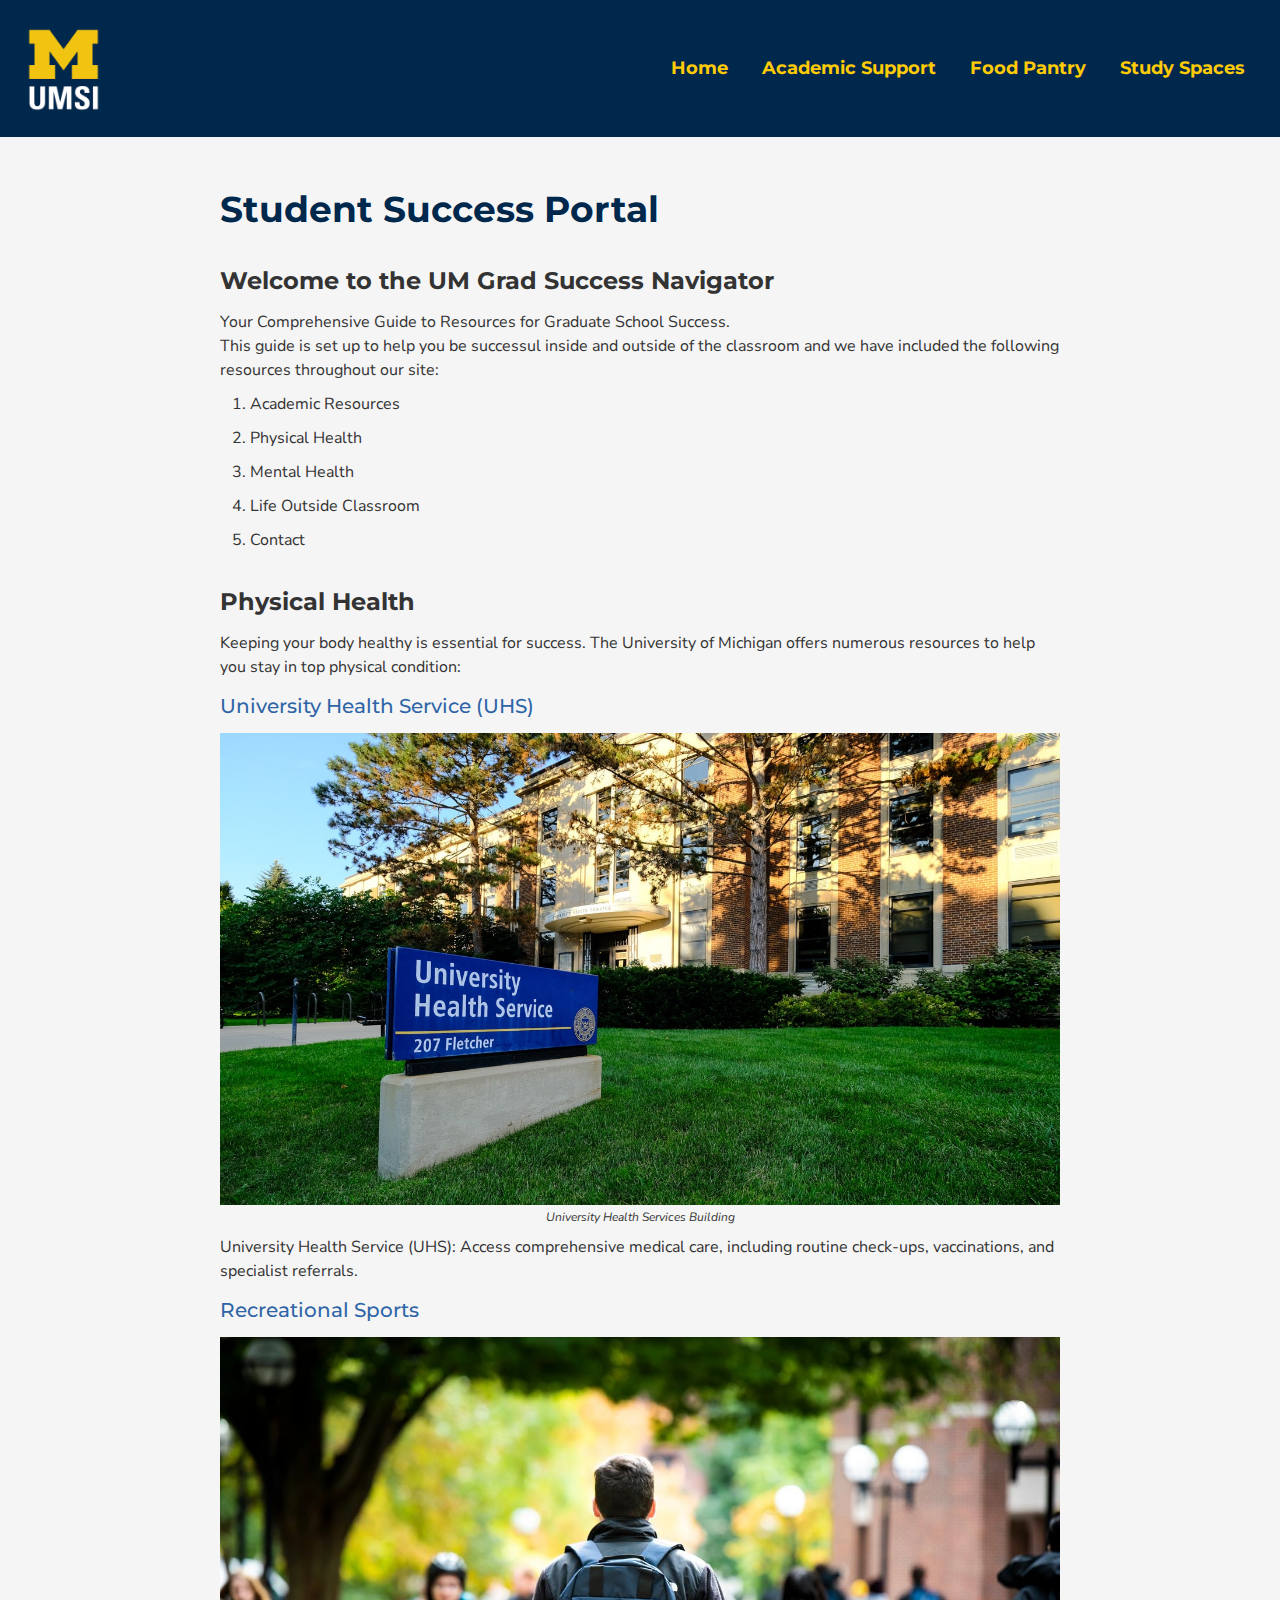
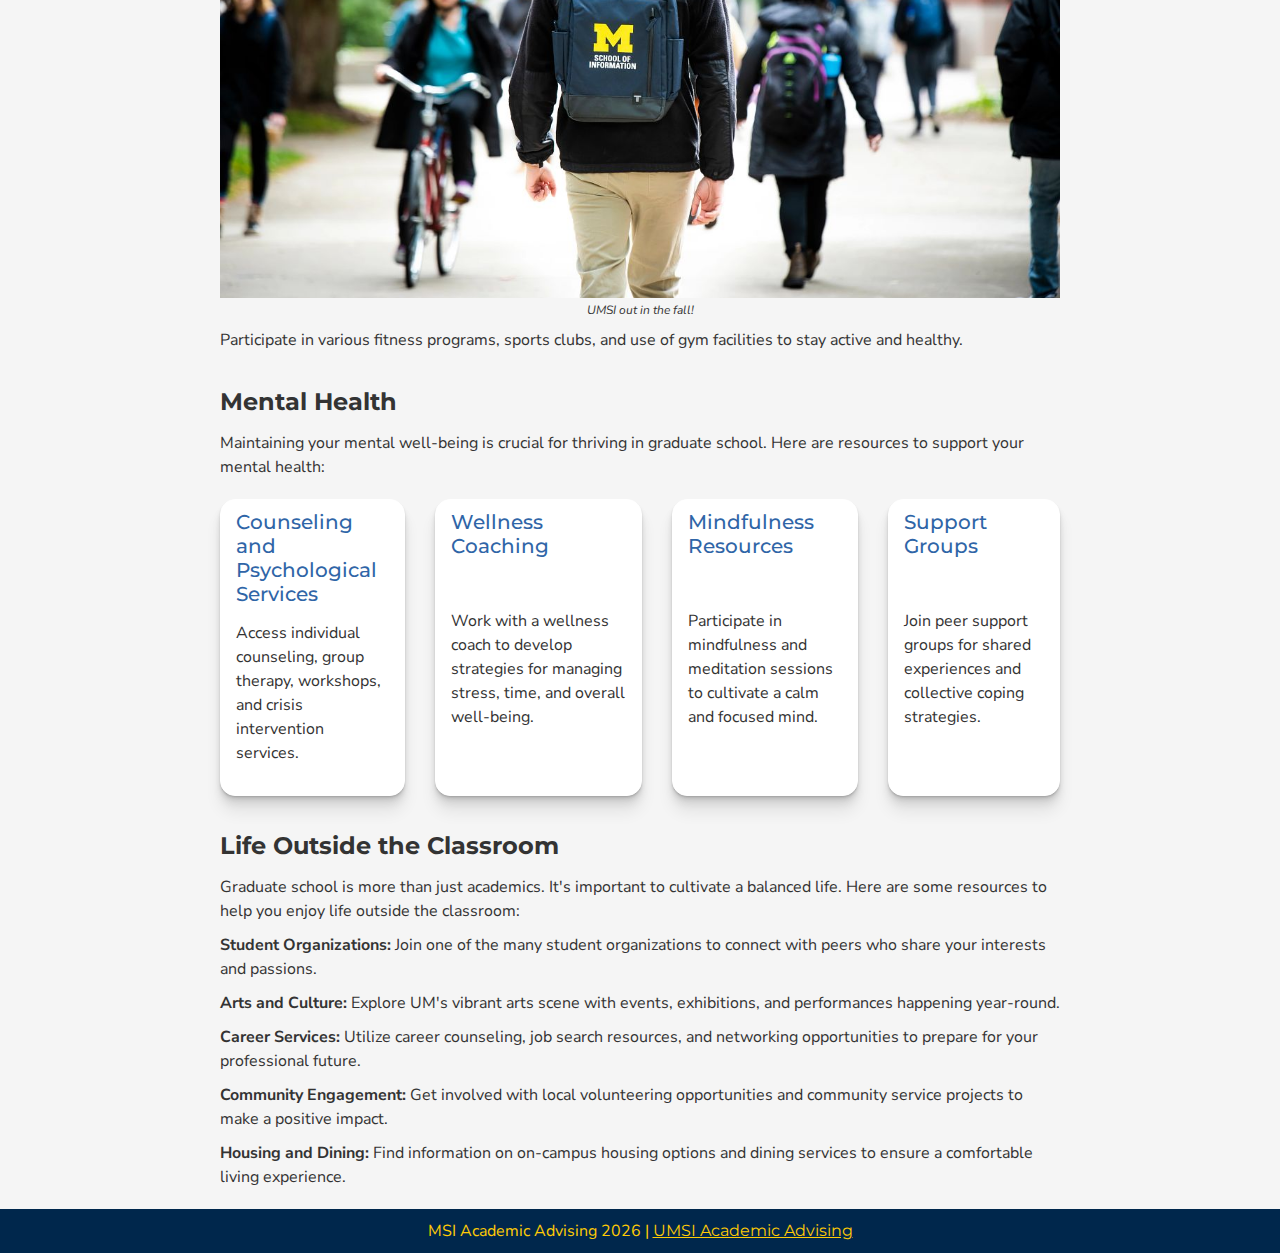
<file: index.html>
<!DOCTYPE html>
<html lang="en">

<head>
    <meta charset="UTF-8">
    <meta name="viewport" content="width=device-width, initial-scale=1.0">
    <link rel="stylesheet" href="css/reset.css">
    <link rel="stylesheet" href="css/style.css">
    <link rel="preconnect" href="https://fonts.googleapis.com">
    <link rel="preconnect" href="https://fonts.gstatic.com" crossorigin>
    <link
        href="https://fonts.googleapis.com/css2?family=IBM+Plex+Sans:ital,wght@0,100;0,200;0,300;0,400;0,500;0,600;0,700;1,100;1,200;1,300;1,400;1,500;1,600;1,700&display=swap"
        rel="stylesheet">
    <link rel="preconnect" href="https://fonts.googleapis.com">
    <link rel="preconnect" href="https://fonts.gstatic.com" crossorigin>
    <link href="https://fonts.googleapis.com/css2?family=Montserrat:ital,wght@0,100..900;1,100..900&display=swap"
        rel="stylesheet">
    <link rel="preconnect" href="https://fonts.googleapis.com">
    <link rel="preconnect" href="https://fonts.gstatic.com" crossorigin>
    <link
        href="https://fonts.googleapis.com/css2?family=Nunito+Sans:ital,opsz,wght@0,6..12,200..1000;1,6..12,200..1000&display=swap"
        rel="stylesheet">
    <title>Student Success Portal</title>
</head>

<body>
    <div class="skip"><a href="#main-content">Skip to Main Content</a></div>
    <header>
        <nav>
            <img src="images/UMSI_signature_vertical_informal_solidblue.jpg" alt="UMSI Logo">
            <ul>
                <li class="active"><a href="index.html">Home</a></li>
                <li><a href="academic_support.html">Academic Support</a></li>
                <li><a href="food_pantry.html">Food Pantry</a></li>
                <li><a href="study_spaces.html">Study Spaces</a></li>
            </ul>
        </nav>

    </header>
    <main class="container" id="main-content">
        <h1>Student Success Portal</h1>
        <section>
            <h2>Welcome to the UM Grad Success Navigator</h2>
            <p> Your Comprehensive Guide to Resources for Graduate School Success.</p>
            <p>This guide is set up to help you be successul inside and outside of the classroom and we have included
                the following resources throughout our site:</p>
            <ol>
                <li>Academic Resources</li>
                <li>Physical Health</li>
                <li>Mental Health</li>
                <li>Life Outside Classroom</li>
                <li>Contact</li>
            </ol>
        </section>
        <section>
            <h2>Physical Health</h2>
            <p>Keeping your body healthy is essential for success. The University of Michigan offers numerous resources
                to help you stay in top physical condition:</p>
            <article>
                <h3>University Health Service (UHS)</h3>
                <figure>
                    <img src="images/UHS.jpg" alt="University Health Services building">
                    <figcaption>University Health Services Building</figcaption>
                </figure>
                <p>University Health Service (UHS): Access comprehensive medical care, including routine check-ups,
                    vaccinations, and specialist referrals.</p>
            </article>
            <article>
                <h3>Recreational Sports</h3>
                <figure>
                    <img src="images/UMSI_CampusFall_UMSIBackpack_02.jpg"
                        alt="A student wears a UMSI backpack in fall on the drag.">
                    <figcaption>UMSI out in the fall!</figcaption>
                </figure>
                <p>Participate in various fitness programs, sports clubs, and use of gym facilities to stay active and
                    healthy.</p>
            </article>
        </section>
        <section>
            <h2>Mental Health</h2>
            <p>Maintaining your mental well-being is crucial for thriving in graduate school. Here are resources to
                support your mental health:</p>
            <div class="card_display">
                <article class="card">
                    <h3>Counseling and Psychological Services</h3>
                    <p> Access individual counseling, group therapy, workshops, and crisis intervention services.</p>
                </article>
                <article class="card">
                    <h3>Wellness Coaching</h3>
                    <p>Work with a wellness coach to develop strategies for managing stress, time, and overall well-being.
                    </p>
                </article>
                <article class="card">
                    <h3>Mindfulness Resources</h3>
                    <p> Participate in mindfulness and meditation sessions to cultivate a calm and focused mind.</p>
                </article>
                <article class="card">
                    <h3>Support Groups</h3>
                    <p> Join peer support groups for shared experiences and collective coping strategies.</p>
                </article>
            </div>
        </section>
        <section id="life-outside-classroom">
            <h2>Life Outside the Classroom</h2>
            <p>Graduate school is more than just academics. It's important to cultivate a balanced life. Here are some
                resources to help you enjoy life outside the classroom:</p>
            <ul>
                <li><strong>Student Organizations:</strong> Join one of the many student organizations to connect with
                    peers who share your interests and passions.</li>
                <li><strong>Arts and Culture:</strong> Explore UM's vibrant arts scene with events, exhibitions, and
                    performances happening year-round.</li>
                <li><strong>Career Services:</strong> Utilize career counseling, job search resources, and networking
                    opportunities to prepare for your professional future.</li>
                <li><strong>Community Engagement:</strong> Get involved with local volunteering opportunities and
                    community service projects to make a positive impact.</li>
                <li><strong>Housing and Dining:</strong> Find information on on-campus housing options and dining
                    services to ensure a comfortable living experience.</li>
            </ul>
        </section>
        <!-- Content taken & modified from UMGPT with the prompt, "write me a webpage of intro content to help University of Michigan Master's students navigate different resources for being successful in grad school - this will include academic resources, physical health resources, mental health resources, support for life outside the classroom"
        UMGPT. (2024). UMGPT (August 29th version) [Large language model]. -->
    </main>
    <footer>
        <p>MSI Academic Advising <span id="year"></span> | <a
                href="https://sites.google.com/umich.edu/msiacademicadvising/student-support-resources">UMSI Academic
                Advising </a></p>
    </footer>
    <script>
        document.getElementById("year").innerHTML = new Date().getFullYear(); </script>
</body>

</html>
</file>
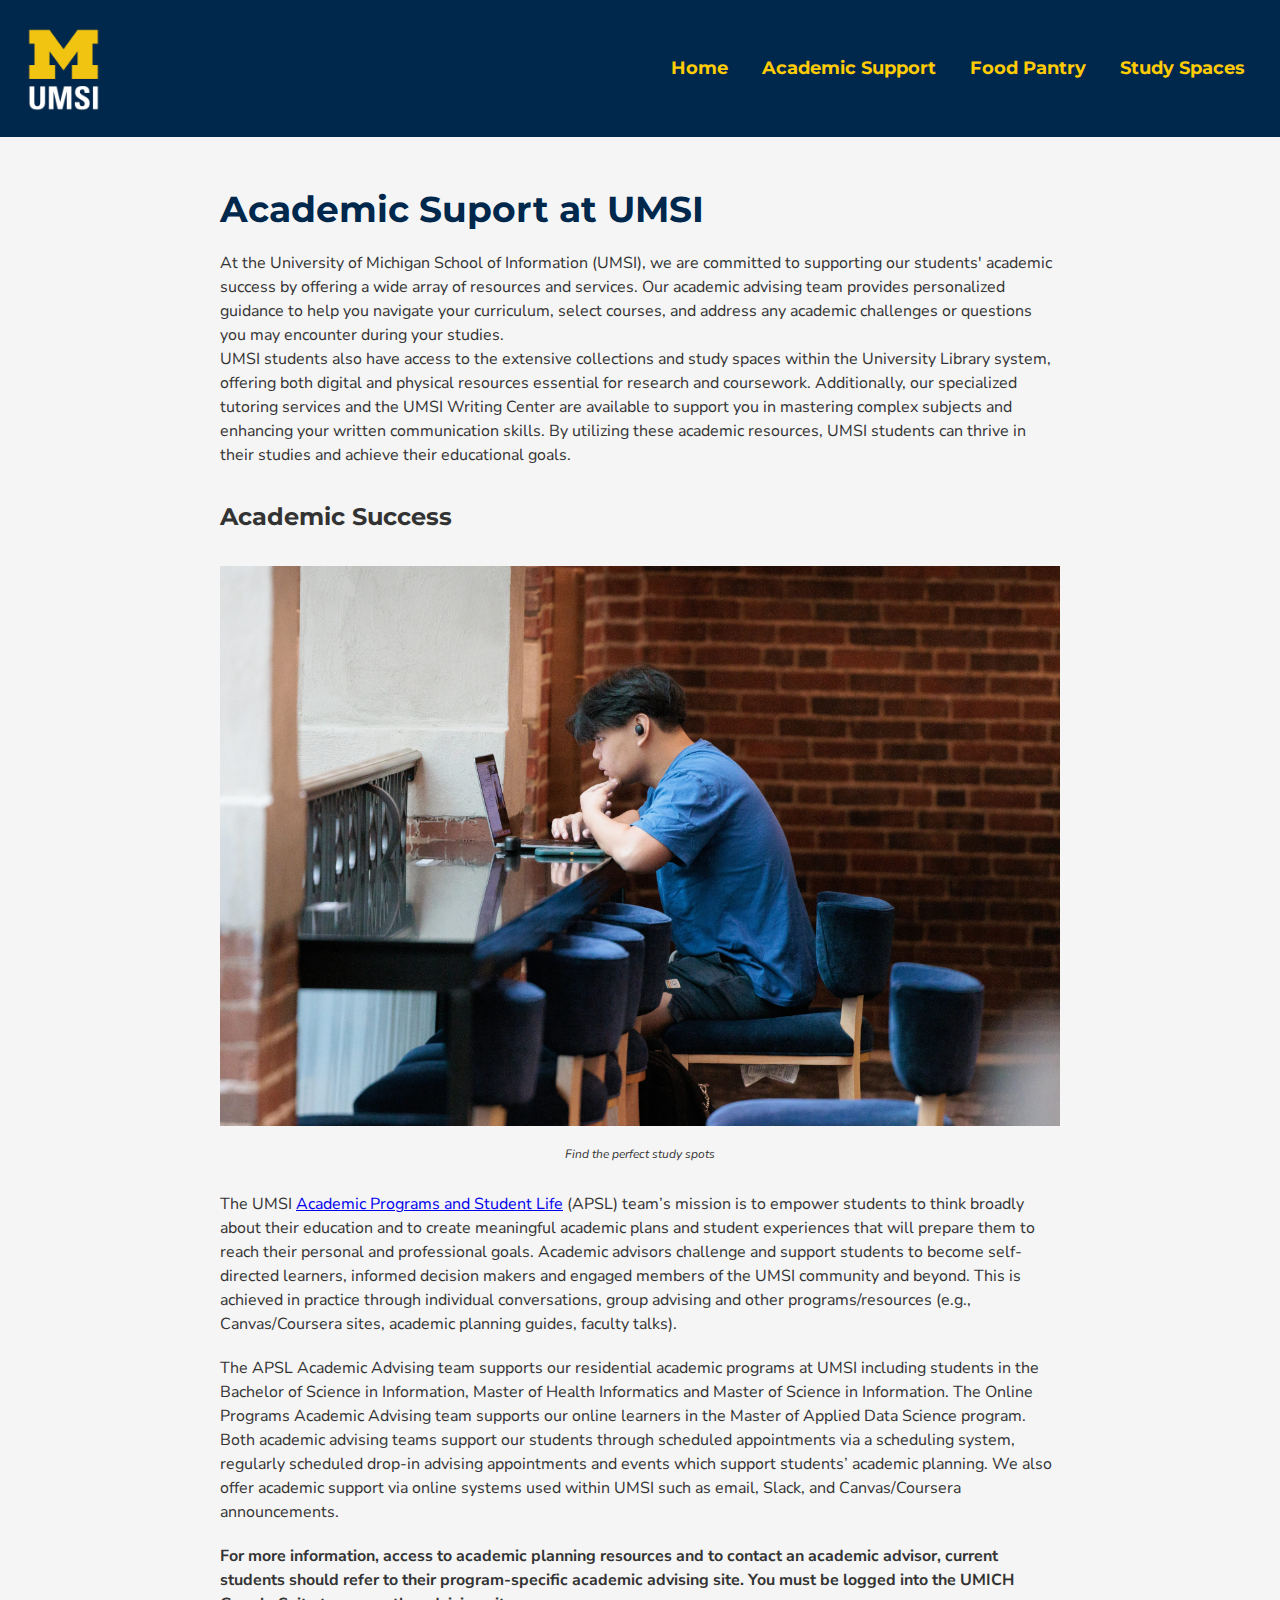
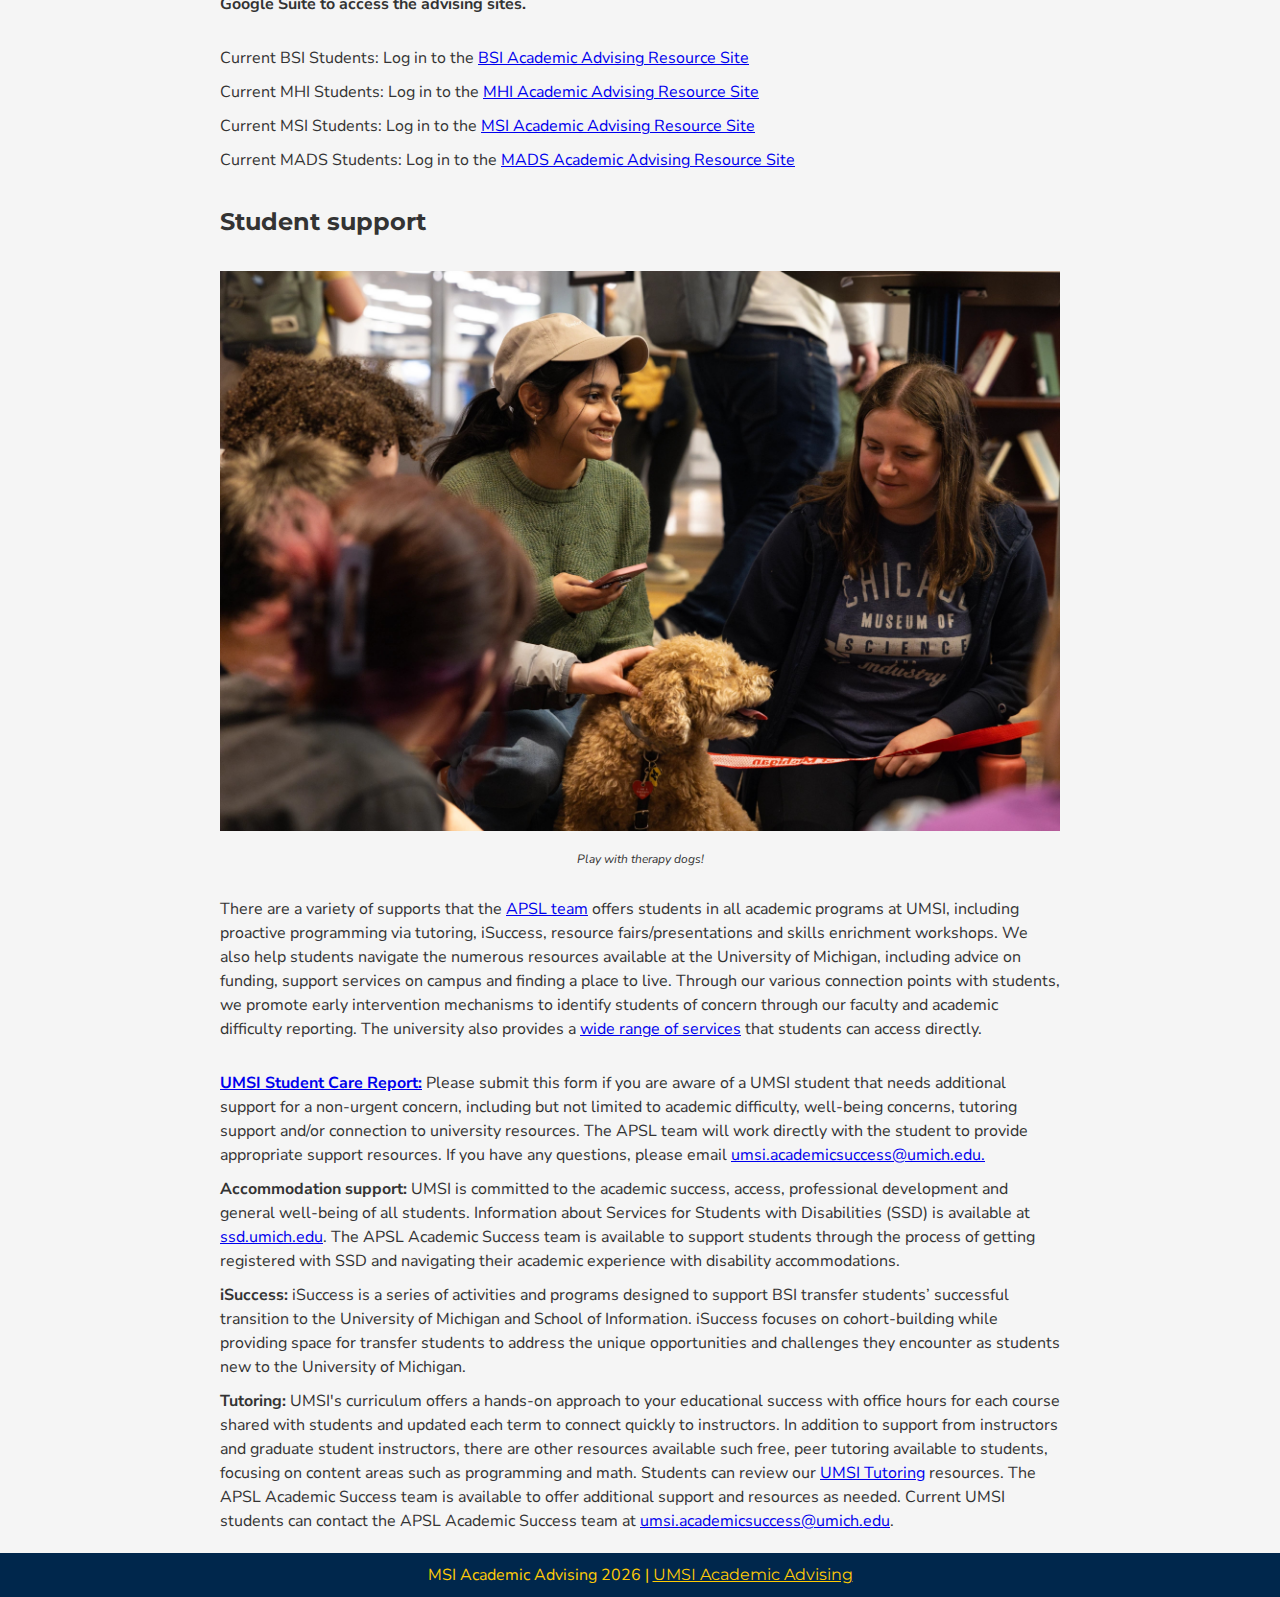
<file: academic_support.html>
<!DOCTYPE html>
<html lang="en">
<head>
    <meta charset="UTF-8">
    <meta name="viewport" content="width=device-width, initial-scale=1.0">
    <link rel="stylesheet" href="css/reset.css">
    <link rel="stylesheet" href="css/style.css">
    <link rel="preconnect" href="https://fonts.googleapis.com">
    <link rel="preconnect" href="https://fonts.gstatic.com" crossorigin>
    <link href="https://fonts.googleapis.com/css2?family=IBM+Plex+Sans:ital,wght@0,100;0,200;0,300;0,400;0,500;0,600;0,700;1,100;1,200;1,300;1,400;1,500;1,600;1,700&display=swap" rel="stylesheet">
    <link rel="preconnect" href="https://fonts.googleapis.com">
    <link rel="preconnect" href="https://fonts.gstatic.com" crossorigin>
    <link href="https://fonts.googleapis.com/css2?family=Montserrat:ital,wght@0,100..900;1,100..900&display=swap" rel="stylesheet">
    <link rel="preconnect" href="https://fonts.googleapis.com">
    <link rel="preconnect" href="https://fonts.gstatic.com" crossorigin>
    <link href="https://fonts.googleapis.com/css2?family=Nunito+Sans:ital,opsz,wght@0,6..12,200..1000;1,6..12,200..1000&display=swap" rel="stylesheet">
    <title>Academic Support</title>
</head>
<body>
    <div class ="skip"><a href ="#main-content">Skip to Main Content</a></div>
    <header>
        <nav>
            <img src="images/UMSI_signature_vertical_informal_solidblue.jpg" alt="UMSI Logo">
            <ul>
                <li><a href = "index.html">Home</a></li>
                <li class="active"><a href = "academic_support.html">Academic Support</a></li>
                <li><a href = "food_pantry.html">Food Pantry</a></li>
                <li><a href="study_spaces.html">Study Spaces</a></li>
            </ul>
        </nav>
    </header>
    <main class ="container" id="main-content">
        <h1>Academic Suport at UMSI</h1>
        <div>
            <p>At the University of Michigan School of Information (UMSI), we are committed to supporting our students' academic success by offering a wide array of resources and services. Our academic advising team provides personalized guidance to help you navigate your curriculum, select courses, and address any academic challenges or questions you may encounter during your studies.</p>
            <p>UMSI students also have access to the extensive collections and study spaces within the University Library system, offering both digital and physical resources essential for research and coursework. Additionally, our specialized tutoring services and the UMSI Writing Center are available to support you in mastering complex subjects and enhancing your written communication skills. By utilizing these academic resources, UMSI students can thrive in their studies and achieve their educational goals. </p>
        </div>
        <h2>Academic Success</h2>
        <img src="images/solo_study.jpg" alt="University student studying on laptop">
        <figcaption>Find the perfect study spots</figcaption>
        <p>The UMSI <a href="https://www.si.umich.edu/student-experience/academic-success/about-academic-programs-and-student-life-team">Academic Programs and Student Life</a> (APSL) team’s mission is to empower students to think broadly about their education and to create meaningful academic plans and student experiences that will prepare them to reach their personal and professional goals. Academic advisors challenge and support students to become self-directed learners, informed decision makers and engaged members of the UMSI community and beyond. This is achieved in practice through individual conversations, group advising and other programs/resources (e.g., Canvas/Coursera sites, academic planning guides, faculty talks).</p> 
        <p>The APSL Academic Advising team supports our residential academic programs at UMSI including students in the Bachelor of Science in Information, Master of Health Informatics and Master of Science in Information. The Online Programs Academic Advising team supports our online learners in the Master of Applied Data Science program. Both academic advising teams support our students through scheduled appointments via a scheduling system, regularly scheduled drop-in advising appointments and events which support students’ academic planning. We also offer academic support via online systems used within UMSI such as email, Slack, and Canvas/Coursera announcements.</p>
        <p><strong>For more information, access to academic planning resources and to contact an academic advisor, current students should refer to their program-specific academic advising site. You must be logged into the UMICH Google Suite to access the advising sites.</strong></p>
        <ul>
            <li>Current BSI Students: Log in to the <a href="https://sites.google.com/umich.edu/bsiacademicadvising?usp=sharing">BSI Academic Advising Resource Site</a></li>
            <li>Current MHI Students: Log in to the <a href="https://sites.google.com/umich.edu/mhiacademicadvising">MHI Academic Advising Resource Site</a></li>
            <li>Current MSI Students: Log in to the <a href="https://sites.google.com/umich.edu/msiacademicadvising">MSI Academic Advising Resource Site</a></li>
            <li>Current MADS Students: Log in to the <a href="https://sites.google.com/umich.edu/mads-academic-advising/home">MADS Academic Advising Resource Site</a></li>
        </ul>
        <h2>Student support</h2>
        <img src="images/group_study.jpg" alt="Group of students studying and playing with therapy dogs">
        <figcaption>Play with therapy dogs!</figcaption>
        <p>There are a variety of supports that the <a href="https://www.si.umich.edu/student-experience/academic-success/about-academic-programs-and-student-life-team">APSL team</a> offers students in all academic programs at UMSI, including proactive programming via tutoring, iSuccess, resource fairs/presentations and skills enrichment workshops. We also help students navigate the numerous resources available at the University of Michigan, including advice on funding, support services on campus and finding a place to live. Through our various connection points with students, we promote early intervention mechanisms to identify students of concern through our faculty and academic difficulty reporting. The university also provides a <a href="https://studentlife.umich.edu/get-help">wide range of services</a> that students can access directly.</p>

<ul>
    <li><a href="https://www.si.umich.edu/student-experience/academic-success/umsi-student-care-report-and-student-support-resources"><strong>UMSI Student Care Report:</strong></a> Please submit this form if you are aware of a UMSI student that needs additional support for a non-urgent concern, including but not limited to academic difficulty, well-being concerns, tutoring support and/or connection to university resources. The APSL team will work directly with the student to provide appropriate support resources. If you have any questions, please email <a href="mailto:umsi.academicsuccess@umich.edu">umsi.academicsuccess@umich.edu.</a></li>
    <li><strong>Accommodation support:</strong> UMSI is committed to the academic success, access, professional development and general well-being of all students. Information about Services for Students with Disabilities (SSD) is available at <a href="https://ssd.umich.edu/">ssd.umich.edu</a>. The APSL Academic Success team is available to support students through the process of getting registered with SSD and navigating their academic experience with disability accommodations.</li>
    <li><strong>iSuccess:</strong> iSuccess is a series of activities and programs designed to support BSI transfer students’ successful transition to the University of Michigan and School of Information. iSuccess focuses on cohort-building while providing space for transfer students to address the unique opportunities and challenges they encounter as students new to the University of Michigan.</li>
    <li><strong>Tutoring:</strong> UMSI's curriculum offers a hands-on approach to your educational success with office hours for each course shared with students and updated each term to connect quickly to instructors. In addition to support from instructors and graduate student instructors, there are other resources available such free, peer tutoring available to students, focusing on content areas such as programming and math. Students can review our <a href="https://sites.google.com/umich.edu/umsitutoring/home">UMSI Tutoring</a> resources. The APSL Academic Success team is available to offer additional support and resources as needed. Current UMSI students can contact the APSL Academic Success team at <a href="mailto:umsi.academicsuccess@umich.edu">umsi.academicsuccess@umich.edu</a>.</li>
</ul>
    </main>
    <footer>
        <p>MSI Academic Advising <span id="year"></span> | <a href="https://sites.google.com/umich.edu/msiacademicadvising/student-support-resources">UMSI Academic Advising </a></p>
    </footer>
    <script>
        document.getElementById("year").innerHTML = new Date().getFullYear(); </script>
</body>

</html>
</file>
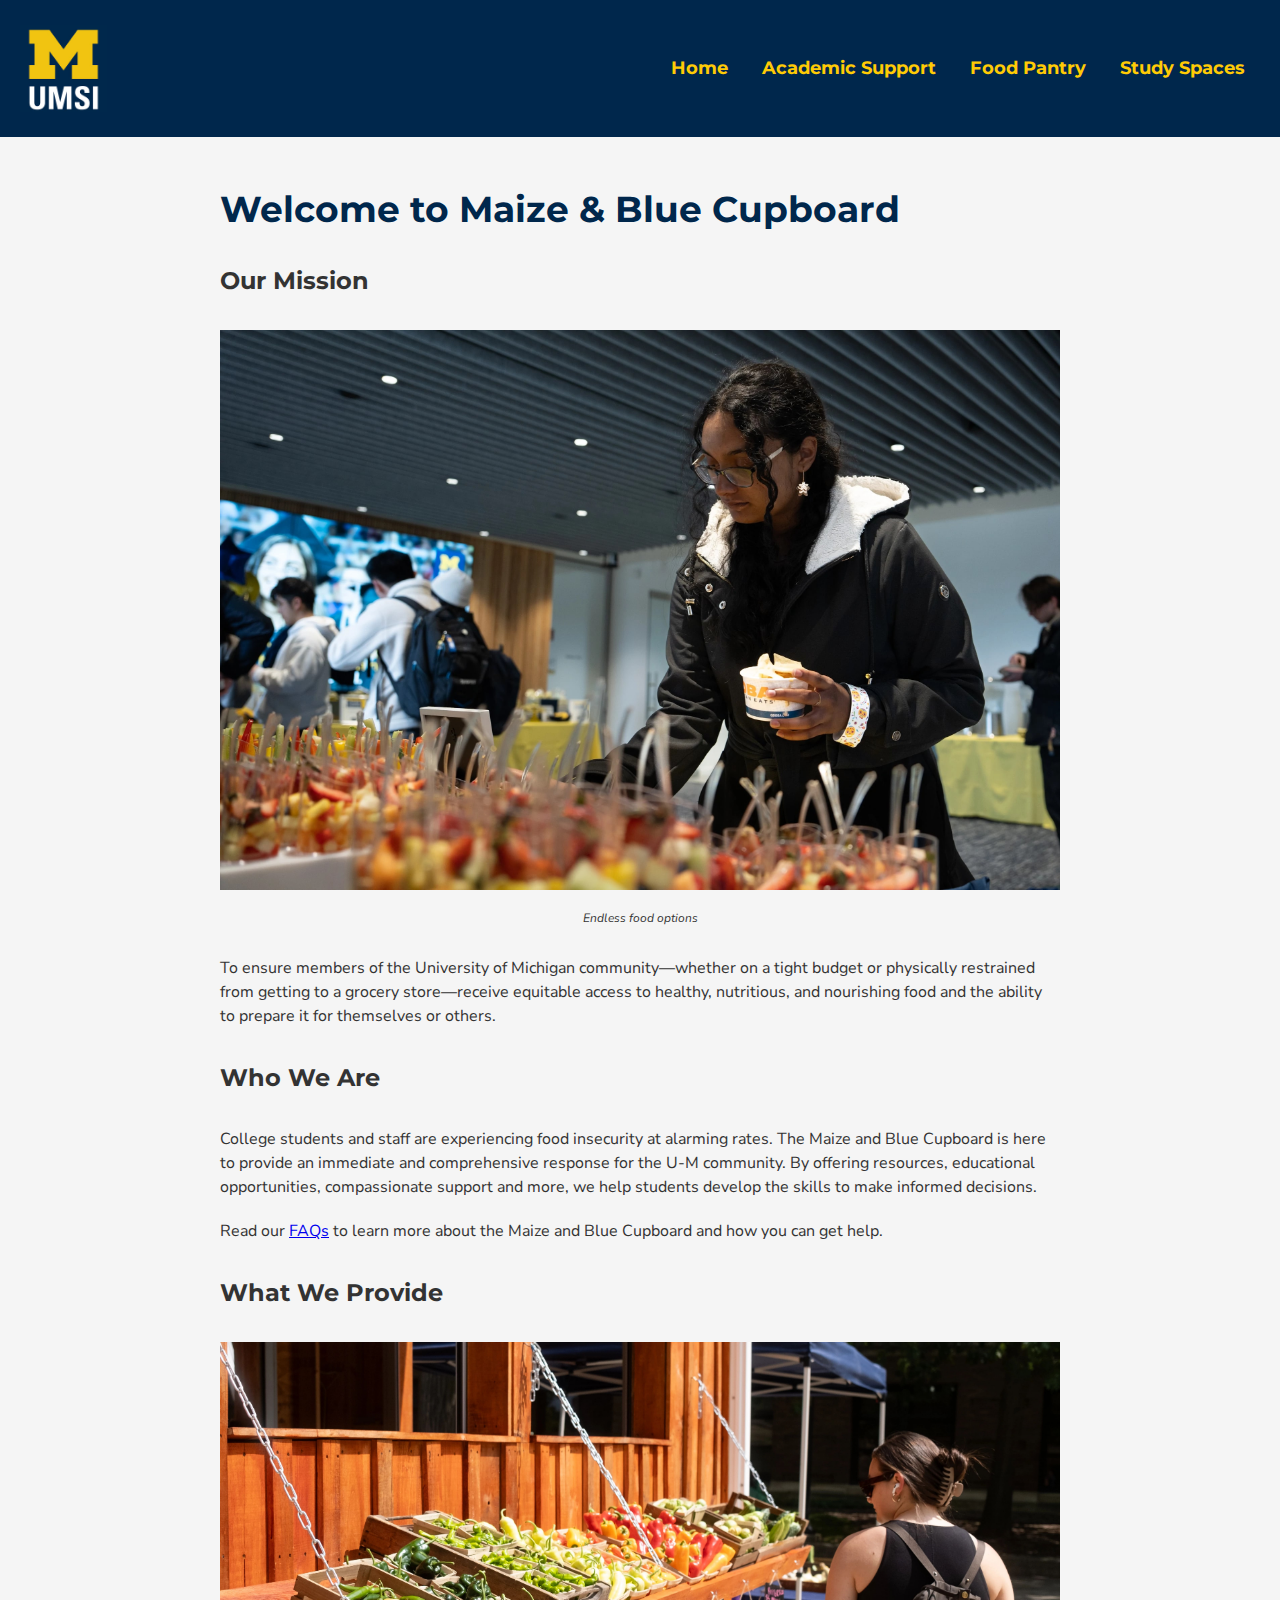
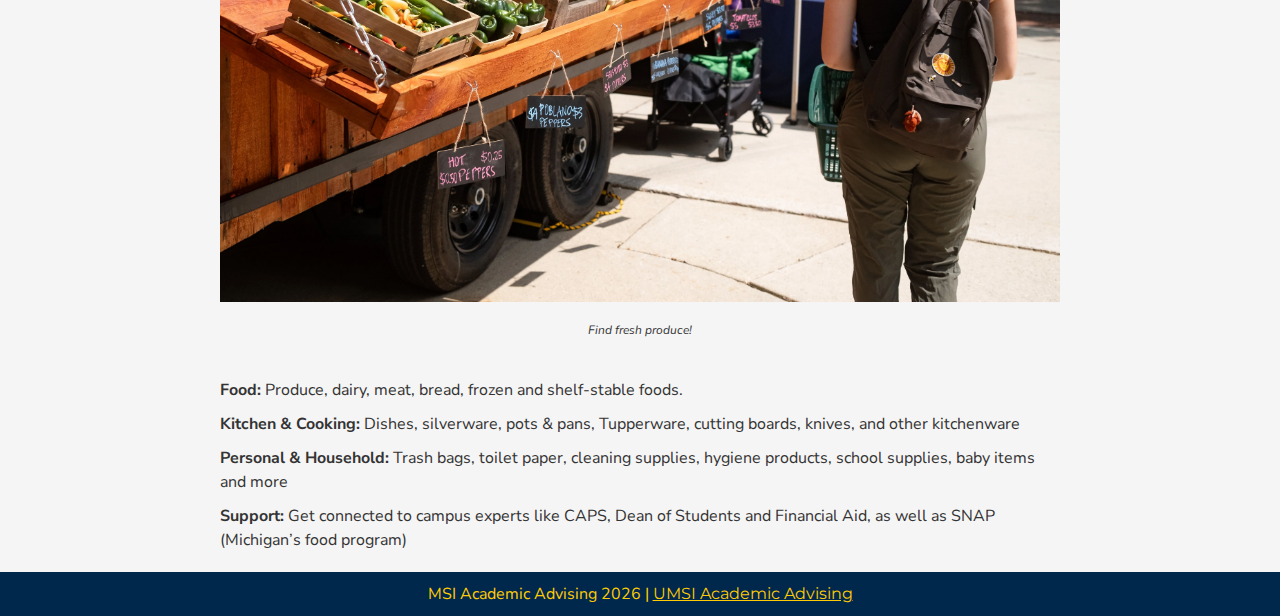
<file: food_pantry.html>
<!DOCTYPE html>
<html lang="en">

<head>
    <meta charset="UTF-8">
    <meta name="viewport" content="width=device-width, initial-scale=1.0">
    <link rel="stylesheet" href="css/reset.css">
    <link rel="stylesheet" href="css/style.css">
    <link rel="preconnect" href="https://fonts.googleapis.com">
    <link rel="preconnect" href="https://fonts.gstatic.com" crossorigin>
    <link
        href="https://fonts.googleapis.com/css2?family=IBM+Plex+Sans:ital,wght@0,100;0,200;0,300;0,400;0,500;0,600;0,700;1,100;1,200;1,300;1,400;1,500;1,600;1,700&display=swap"
        rel="stylesheet">
    <link rel="preconnect" href="https://fonts.googleapis.com">
    <link rel="preconnect" href="https://fonts.gstatic.com" crossorigin>
    <link href="https://fonts.googleapis.com/css2?family=Montserrat:ital,wght@0,100..900;1,100..900&display=swap"
        rel="stylesheet">
    <link rel="preconnect" href="https://fonts.googleapis.com">
    <link rel="preconnect" href="https://fonts.gstatic.com" crossorigin>
    <link
        href="https://fonts.googleapis.com/css2?family=Nunito+Sans:ital,opsz,wght@0,6..12,200..1000;1,6..12,200..1000&display=swap"
        rel="stylesheet">
    <title>Food Pantry</title>
</head>

<body>
    <div class="skip"><a href="#main-content">Skip to Main Content</a></div>
    <header>
        <nav>
            <img src="images/UMSI_signature_vertical_informal_solidblue.jpg" alt="UMSI Logo">
            <ul>
                <li><a href="index.html">Home</a></li>
                <li><a href="academic_support.html">Academic Support</a></li>
                <li class="active"><a href="food_pantry.html">Food Pantry</a></li>
                <li><a href="study_spaces.html">Study Spaces</a></li>
            </ul>
        </nav>
    </header>
    <main class="container" id="main-content">
        <h1>Welcome to Maize & Blue Cupboard</h1>
        <h2>Our Mission</h2>
        <img src="images/buffet.jpg" alt="Girl at buffet selecting a fruit cup">
        <figcaption>Endless food options</figcaption>
        <p>To ensure members of the University of Michigan community—whether on a tight budget or physically restrained
            from getting to a grocery store—receive equitable access to healthy, nutritious, and nourishing food and the
            ability to prepare it for themselves or others.</p>
        <h2>Who We Are</h2>
        <p>College students and staff are experiencing food insecurity at alarming rates. The Maize and Blue Cupboard is
            here to provide an immediate and comprehensive response for the U-M community. By offering resources,
            educational opportunities, compassionate support and more, we help students develop the skills to make
            informed decisions.</p>
        <p>Read our <a href="https://mbc.studentlife.umich.edu/faq/">FAQs</a> to learn more about the Maize and Blue
            Cupboard and how you can get help.</p>
        <!-- <iframe width="420" height="315" src="https://www.youtube.com/embed/ksqfEgX8KJg" title="Maize and Blue Cupboard Mission" frameborder="0" allow="accelerometer; autoplay; clipboard-write; encrypted-media; gyroscope; picture-in-picture; web-share" referrerpolicy="strict-origin-when-cross-origin" allowfullscreen></iframe> -->
        <h2>What We Provide</h2>
        <img src="images/food_truck.jpg" alt="Woman shops at food truck">
        <figcaption>Find fresh produce!</figcaption>
        <ul>
            <li><strong>Food:</strong> Produce, dairy, meat, bread, frozen and shelf-stable foods.</li>
            <li><strong>Kitchen & Cooking:</strong> Dishes, silverware, pots & pans, Tupperware, cutting boards, knives,
                and other kitchenware</li>
            <li><strong>Personal & Household:</strong> Trash bags, toilet paper, cleaning supplies, hygiene products,
                school supplies, baby items and more</li>
            <li><strong>Support:</strong> Get connected to campus experts like CAPS, Dean of Students and Financial Aid,
                as well as SNAP (Michigan’s food program)</li>
        </ul>
    </main>
    <footer>
        <p>MSI Academic Advising <span id="year"></span> | <a
                href="https://sites.google.com/umich.edu/msiacademicadvising/student-support-resources">UMSI Academic
                Advising </a></p>
    </footer>
    <script>
        document.getElementById("year").innerHTML = new Date().getFullYear(); </script>
</body>

</html>
</file>
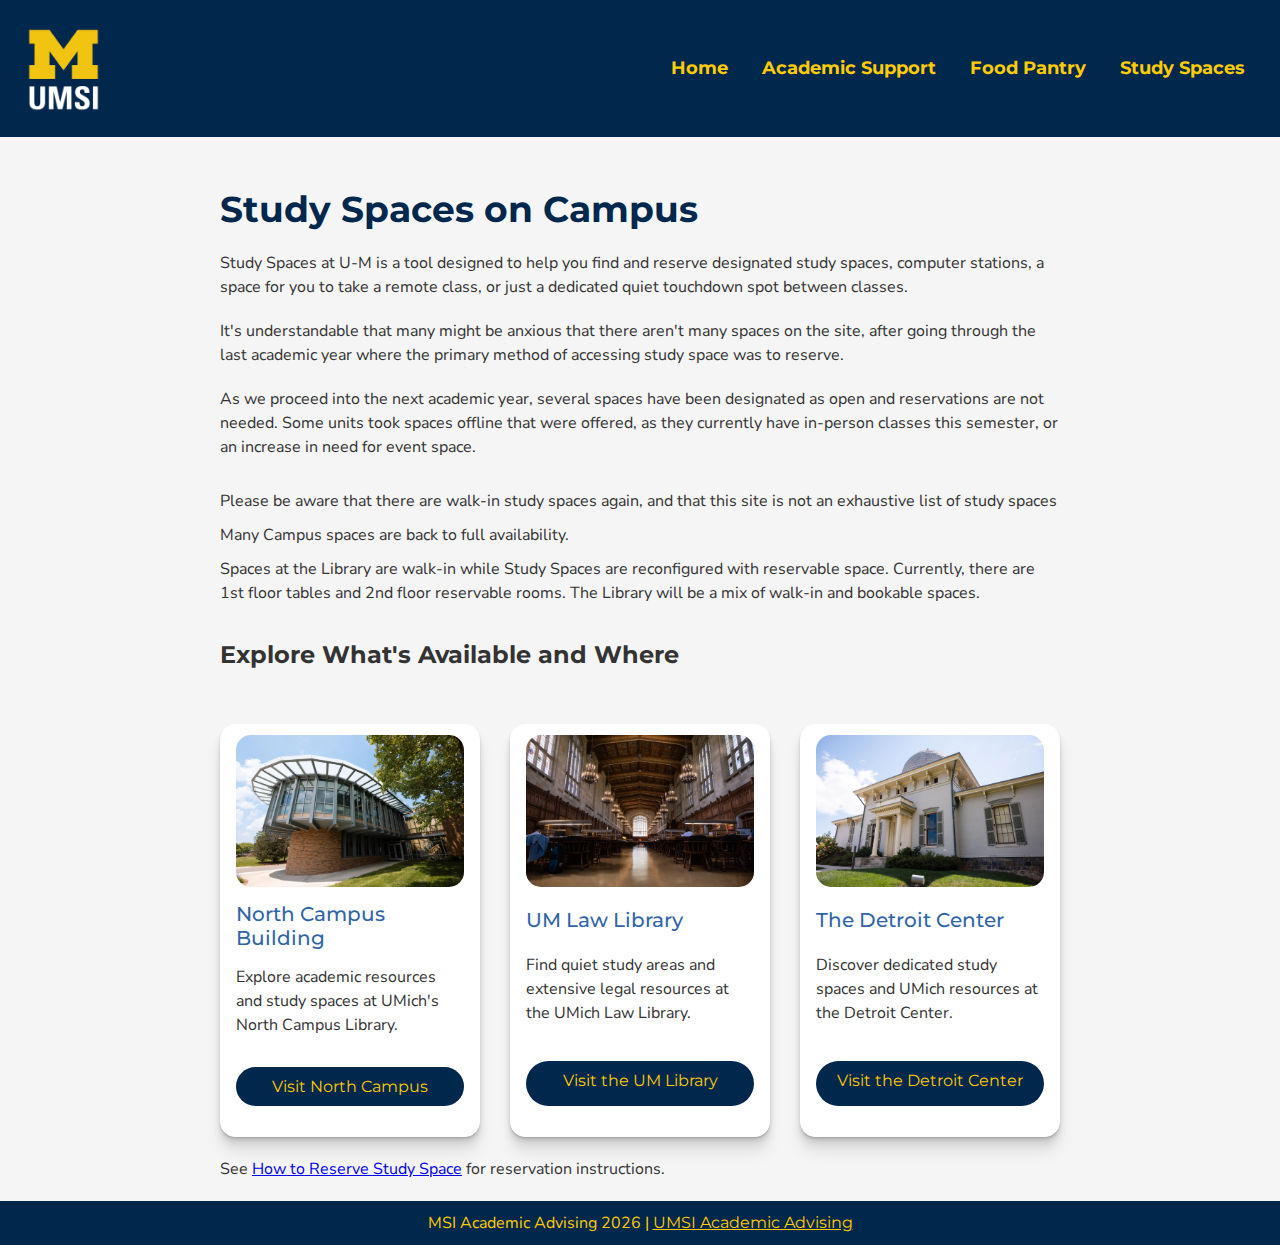
<file: study_spaces.html>
<!DOCTYPE html>
<html lang="en">

<head>
    <meta charset="UTF-8">
    <meta name="viewport" content="width=device-width, initial-scale=1.0">
    <link rel="stylesheet" href="css/reset.css">
    <link rel="stylesheet" href="css/style.css">
    <link rel="preconnect" href="https://fonts.googleapis.com">
    <link rel="preconnect" href="https://fonts.gstatic.com" crossorigin>
    <link
        href="https://fonts.googleapis.com/css2?family=IBM+Plex+Sans:ital,wght@0,100;0,200;0,300;0,400;0,500;0,600;0,700;1,100;1,200;1,300;1,400;1,500;1,600;1,700&display=swap"
        rel="stylesheet">
    <link rel="preconnect" href="https://fonts.googleapis.com">
    <link rel="preconnect" href="https://fonts.gstatic.com" crossorigin>
    <link href="https://fonts.googleapis.com/css2?family=Montserrat:ital,wght@0,100..900;1,100..900&display=swap"
        rel="stylesheet">
    <link rel="preconnect" href="https://fonts.googleapis.com">
    <link rel="preconnect" href="https://fonts.gstatic.com" crossorigin>
    <link
        href="https://fonts.googleapis.com/css2?family=Nunito+Sans:ital,opsz,wght@0,6..12,200..1000;1,6..12,200..1000&display=swap"
        rel="stylesheet">
    <title>Study Spaces</title>
</head>

<body>
    <div class="skip"><a href="#main-content">Skip to Main Content</a></div>
    <header>
        <nav>
            <img src="images/UMSI_signature_vertical_informal_solidblue.jpg" alt="UMSI Logo">
            <ul>
                <li><a href="index.html">Home</a></li>
                <li><a href="academic_support.html">Academic Support</a></li>
                <li><a href="food_pantry.html">Food Pantry</a></li>
                <li class="active"><a href="study_spaces.html">Study Spaces</a></li>
            </ul>
        </nav>
    </header>

    <main class="container" id="main-content">
        <h1>Study Spaces on Campus</h1>
        <p>Study Spaces at U-M is a tool designed to help you find and reserve designated study spaces, computer
            stations, a space for you to take a remote class, or just a dedicated quiet touchdown spot between classes.
        </p>
        <p>It's understandable that many might be anxious that there aren't many spaces on the site, after going through
            the last academic year where the primary method of accessing study space was to reserve.</p>
        <p>As we proceed into the next academic year, several spaces have been designated as open and reservations are
            not needed. Some units took spaces offline that were offered, as they currently have in-person classes this
            semester, or an increase in need for event space.</p>
        <ul>
            <li>Please be aware that there are walk-in study spaces again, and that this site is not an exhaustive list
                of study spaces</li>
            <li>Many Campus spaces are back to full availability.</li>
            <li>Spaces at the Library are walk-in while Study Spaces are reconfigured with reservable space. Currently,
                there are 1st floor tables and 2nd floor reservable rooms. The Library will be a mix of walk-in and
                bookable spaces.</li>
        </ul>
        <h2>Explore What's Available and Where</h2>
        <div class="card_display">
            <article class="card">
                <img src="images/north_campus.jpg" alt="North Campus building">
                <h3>North Campus Building</h3>
                <p>Explore academic resources and study spaces at UMich's North Campus Library.</p>
                <a href="https://umich-nc.libcal.com/" class="button">Visit North Campus</a>
            </article>
            <article class="card">
                <img src="images/library.jpg" alt="Law Library at Univeristy of Michigan">
                <h3>UM Law Library</h3>
                <p>Find quiet study areas and extensive legal resources at the UMich Law Library.</p>
                <a href="https://umich.libcal.com/" class="button">Visit the UM Library</a>
            </article>
            <article class="card">
                <img src="images/detroit.jpg" alt="Detroit Observatory">
                <h3>The Detroit Center</h3>
                <p>Discover dedicated study spaces and UMich resources at the Detroit Center.</p>
                <a href="https://umich-cc.libcal.com/reserve/dc" class="button">Visit the Detroit Center</a>
            </article>
        </div>
        <p>See <a href="https://studyspaces.umich.edu/reserve-study-space">How to Reserve Study Space</a> for
            reservation instructions.</p>
    </main>
    <footer>
        <p>MSI Academic Advising <span id="year"></span> | <a
                href="https://sites.google.com/umich.edu/msiacademicadvising/student-support-resources">UMSI Academic
                Advising </a></p>
    </footer>
    <script>
        document.getElementById("year").innerHTML = new Date().getFullYear(); </script>
</body>

</html>
</file>
<file: css/style.css>
html {
  scroll-behavior: smooth;
}

body {
  display: grid;
  grid-template-rows: auto 1fr auto;
  /* header, content, footer */
  min-height: 100vh;
  background-color: #f5f5f5;
  color: #333333;
}

.container {
  display: grid;
  grid-template-columns: 1fr;
  /* Single column for mobile */
  gap: 20px;
  /* Adjusts space between elements */
  padding: 20px;
}

.skip {
  position: absolute;
  top: -40px;
}

.skip a {
  background: white;
  left: 0;
  padding: 6px;
  -webkit-transition: top 1s ease-out;
  transition: top 1s ease-out;
  z-index: 1;
}

.skip a:focus {
  position: absolute;
  top: 30px;
  opacity: 1;
  z-index: 1000;
}

h1 {
  font-size: 36px;
  color: #00274C;
  text-align: left;
  font-family: Montserrat, Arial, sans-serif;
  font-weight: 700;
  padding-top: 30px;
}

h2 {
  font-size: 24px;
  font-family: Montserrat, Arial, sans-serif;
  font-weight: 700;
  padding: 15px 0px;
}

h3 {
  font-size: 20px;
  font-family: Montserrat, Arial, sans-serif;
  font-weight: 500;
  padding: 15px 0px;
  color: #2F65A7;
}

p {
  font-family: 'Nunito Sans', Arial, sans-serif;
  font-size: 16px;
  line-height: 1.5;
}

figcaption {
  font-size: 12px;
  font-family: 'Nunito Sans';
  font-style: italic;
  text-align: center;
  padding-bottom: 10px;
}

ol li {
  padding-top: 10px;
  margin-left: 30px;
}

ul li {
  padding-top: 10px;
}

li {
  font-family: 'Nunito Sans', Arial, sans-serif;
  font-size: 16px;
  line-height: 1.5;
}

nav {
  background-color: #00274C;
  padding: 25px 10px;
}

nav img {
  display: block;
  margin: 0 auto 20px;
  max-width: 30%;
  height: auto;
  justify-content: right;
}

nav li {
  display: block;
  padding: 15px 0;
  text-align: center;
}

nav a {
  color: #FFCB05;
  font-family: Montserrat, Arial, sans-serif;
  font-size: 16px;
  font-weight: bold;
  text-decoration: none;
  padding: 10px 15px;
  display: block;
  text-align: center;
  transition: all 0.3s ease;
}

nav a:hover,
nav a:focus {
  text-decoration: underline;
}

:focus {
  border: solid 2px;
}

.card {
  display: grid;
  grid-template-columns: 1fr;
  gap: 15px;
  border: solid 1px #ffffff;
  background-color: #ffffff;
  padding: 10px 15px 30px 15px;
  border-radius: 15px;
  margin-top: 20px;
  /* taken from https://www.joshwcomeau.com/css/designing-shadows/ */
  box-shadow:
    0 1px 1px hsl(0deg 0% 0% / 0.075),
    0 2px 2px hsl(0deg 0% 0% / 0.075),
    0 4px 4px hsl(0deg 0% 0% / 0.075),
    0 8px 8px hsl(0deg 0% 0% / 0.075),
    0 16px 16px hsl(0deg 0% 0% / 0.075);
}

.card h3 {
  padding: 0;
}

.card img {
  border-radius: 15px;
}

.button {
  display: inline-block;
  padding: 10px 20px;
  background-color: #00274C;
  color: #FFCB05;
  text-align: center;
  text-decoration: none;
  border-radius: 25px;
  font-family: Montserrat, Arial, sans-serif;
  font-size: 16px;
  border: none;
  margin-top: 15px;
  width: 100%;
}

.button:hover {
  background-color: #2F65A7;
  text-decoration: none;
}

footer {
  background-color: #00274C;
  text-align: center;
  color: #FFCB05;
  padding: 10px 15px;
}

footer a {
  color: #FFCB05;
  font-family: Montserrat, Arial, sans-serif;
  text-decoration: underline;
  transition: all 0.3s ease;
}

/* 404 Page Styling Mobile */
.error-page {
  background-image: url("../images/mobile_bg_404.jpg");
  background-size: cover;
  background-position: center;
  background-repeat: no-repeat;
  min-height: 100vh;
  display: flex;
  justify-content: center;
  align-items: center;
}

.glass_card {
  display: flex;
  flex-direction: column;
  border: solid 1px #ffffff;
  background-color: #ffffff;
  padding: 10px 15px 30px 15px;
  border-radius: 15px;
  align-items: center;
  max-height: fit-content;
  height: auto;
  /* glass morphism taken from https://hype4.academy/tools/glassmorphism-generator*/
  background: rgba(255, 255, 255, 0.25);
  box-shadow: 0 8px 32px 0 rgba(31, 38, 135, 0.37);
  backdrop-filter: blur(8px);
  -webkit-backdrop-filter: blur(8px);
  border-radius: 10px;
  border: 1px solid rgba(255, 255, 255, 0.18);

  /* Drop shadow styling taken from https://www.joshwcomeau.com/css/designing-shadows/ */
  box-shadow:
    0 1px 1px hsl(0deg 0% 0% / 0.075),
    0 2px 2px hsl(0deg 0% 0% / 0.075),
    0 4px 4px hsl(0deg 0% 0% / 0.075),
    0 8px 8px hsl(0deg 0% 0% / 0.075),
    0 16px 16px hsl(0deg 0% 0% / 0.075);
}

.glass, .glass2 {
  color: #fff;
}

.glass {
  font-size: 72px;
}

/* Desktop Version.*/
@media screen and (min-width: 900px) {
  header {
    display: flex;
    flex-flow: nowrap;
    justify-content: space-between;
  }

  nav {
    display: flex;
    align-items: center;
    justify-content: space-between;
    padding: 25px 20px;
    width: 100%;
    box-sizing: border-box;
  }

  nav img {
    margin: 0;
    max-width: 7%;
  }

  nav ul {
    flex-direction: row;
    gap: 25px;
  }

  nav li {
    display: inline-block;
    padding: 0;
    text-align: left;
  }

  nav a {
    font-size: 18px;
  }

  .container {
    margin: 0 200px
  }

  .error-page {
    background-image: url("../images/bg_404.jpg");
    margin: 0px;
  }

  .card_display {
    display: flex;
    flex-direction: row;
    gap: 30px
  }

  .glass_card {
    padding: 50px;
    width: 50%;
    justify-content: center;
  }

  .error {
    margin-top: 30px;
  }

  .glass {
    margin-top: -15px;
  }
}
</file>
